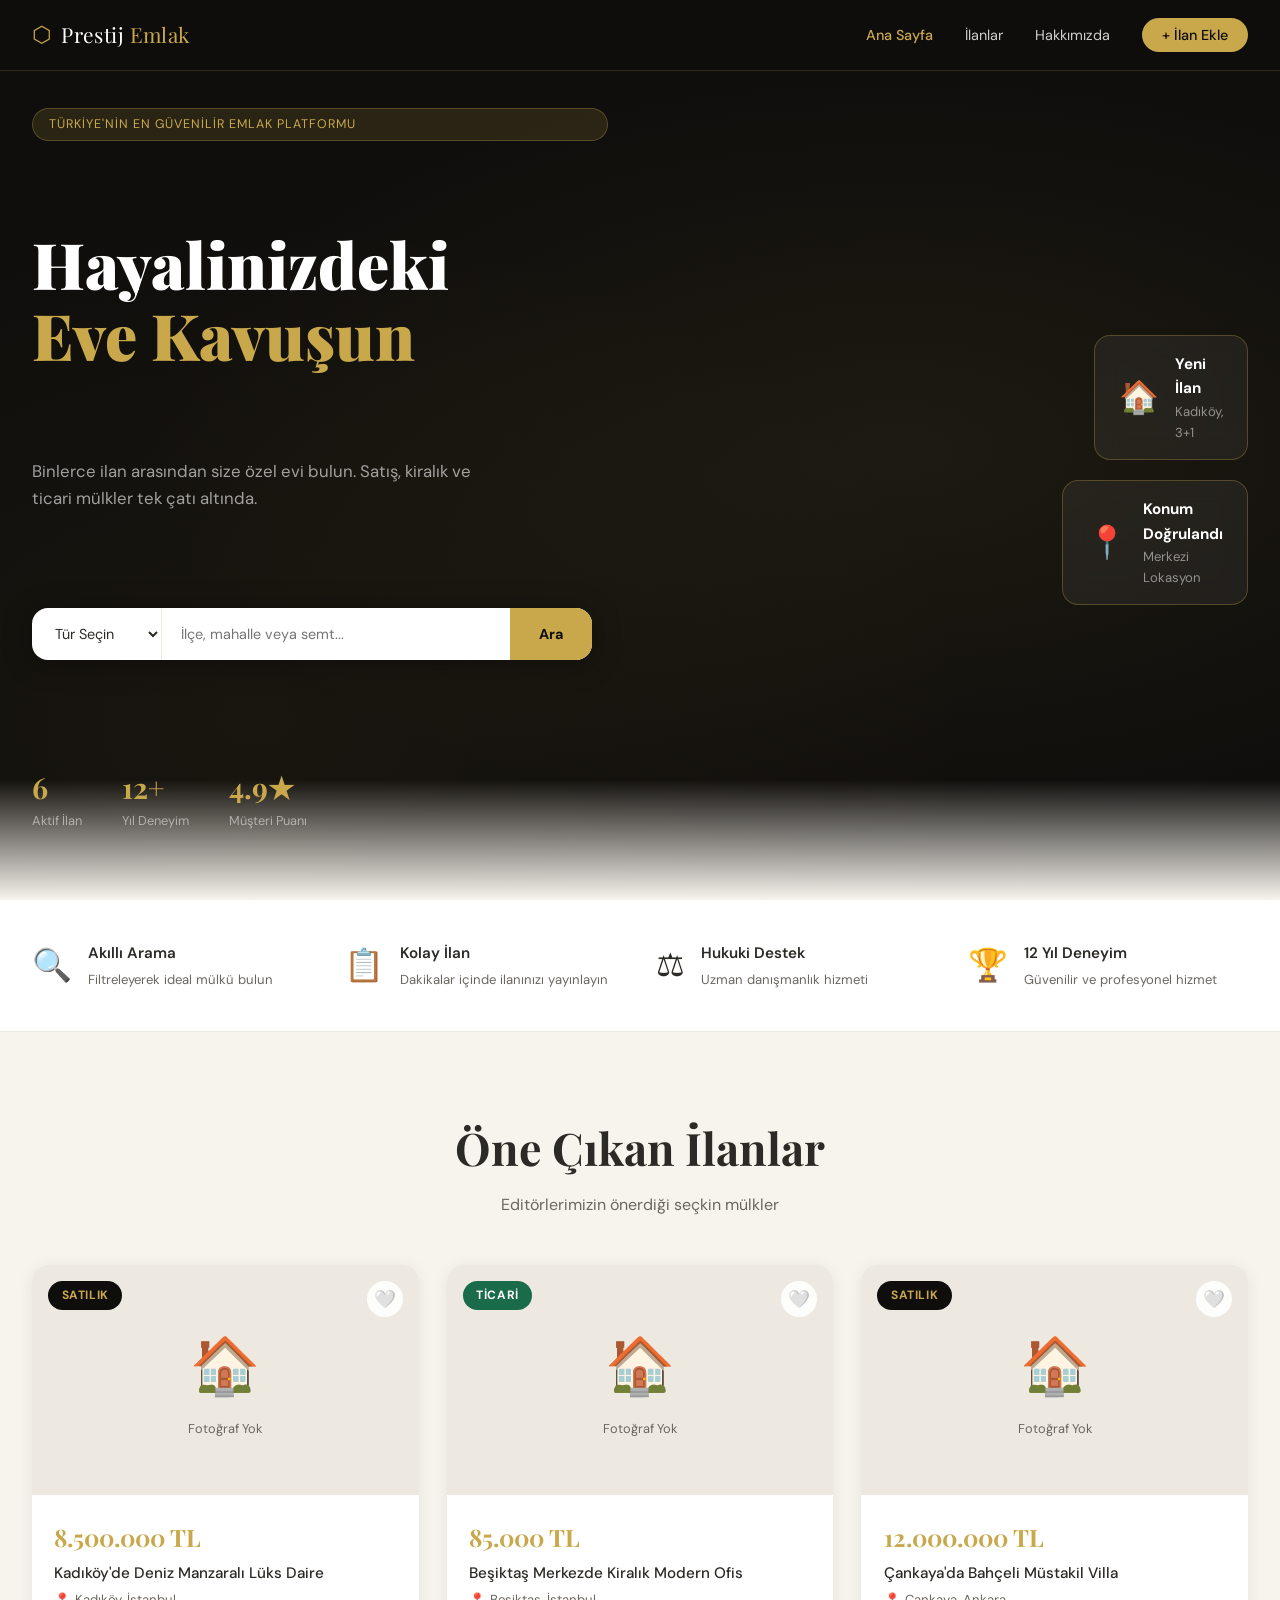
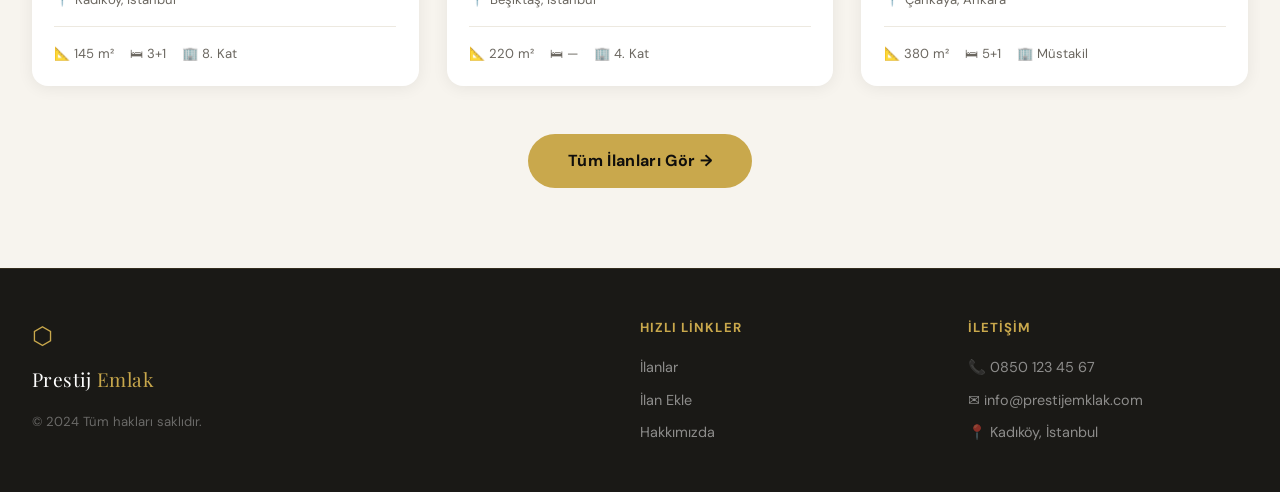
<file: index.html>
<!DOCTYPE html>
<html lang="tr">
<head>
  <meta charset="UTF-8" />
  <meta name="viewport" content="width=device-width, initial-scale=1.0" />
  <title>Prestij Emlak – Hayalinizdeki Eve Kavuşun</title>
  <link rel="preconnect" href="https://fonts.googleapis.com" />
  <link href="https://fonts.googleapis.com/css2?family=Playfair+Display:wght@400;700;900&family=DM+Sans:wght@300;400;500&display=swap" rel="stylesheet" />
  <link rel="stylesheet" href="style.css" />
</head>
<body>

<!-- NAVİGASYON -->
<nav class="navbar" id="navbar">
  <div class="nav-inner">
    <a href="index.html" class="logo">
      <span class="logo-icon">⬡</span>
      <span class="logo-text">Prestij <em>Emlak</em></span>
    </a>
    <ul class="nav-links">
      <li><a href="index.html" class="aktif-link">Ana Sayfa</a></li>
      <li><a href="ilanlar.html">İlanlar</a></li>
      <li><a href="hakkimizda.html">Hakkımızda</a></li>
      <li><a href="ilan-ekle.html" class="btn-nav">+ İlan Ekle</a></li>
    </ul>
    <button class="hamburger" id="hamburger" aria-label="Menü">
      <span></span><span></span><span></span>
    </button>
  </div>
</nav>

<!-- HERO -->
<header class="hero">
  <div class="hero-bg"></div>
  <div class="hero-content">
    <p class="hero-tag">Türkiye'nin En Güvenilir Emlak Platformu</p>
    <h1>Hayalinizdeki<br /><span>Eve Kavuşun</span></h1>
    <p class="hero-sub">Binlerce ilan arasından size özel evi bulun. Satış, kiralık ve ticari mülkler tek çatı altında.</p>
    <div class="hero-search">
      <select id="hero-tip">
        <option value="">Tür Seçin</option>
        <option>Satılık</option>
        <option>Kiralık</option>
        <option>Ticari</option>
      </select>
      <input type="text" id="hero-arama" placeholder="İlçe, mahalle veya semt..." />
      <button onclick="heroAra()">Ara</button>
    </div>
    <div class="hero-stats">
      <div><strong id="cnt-toplam">0</strong><span>Aktif İlan</span></div>
      <div><strong>12+</strong><span>Yıl Deneyim</span></div>
      <div><strong>4.9★</strong><span>Müşteri Puanı</span></div>
    </div>
  </div>
  <div class="hero-visual">
    <div class="floating-card fc1">
      <span class="fc-icon">🏠</span>
      <div><strong>Yeni İlan</strong><p>Kadıköy, 3+1</p></div>
    </div>
    <div class="floating-card fc2">
      <span class="fc-icon">📍</span>
      <div><strong>Konum Doğrulandı</strong><p>Merkezi Lokasyon</p></div>
    </div>
  </div>
</header>

<!-- ÖZELLIKLER BANDI -->
<section class="ozellik-bandi">
  <div class="container">
    <div class="ozellik-grid">
      <div class="ozellik-item">
        <span class="ozellik-ikon">🔍</span>
        <div>
          <strong>Akıllı Arama</strong>
          <p>Filtreleyerek ideal mülkü bulun</p>
        </div>
      </div>
      <div class="ozellik-item">
        <span class="ozellik-ikon">📋</span>
        <div>
          <strong>Kolay İlan</strong>
          <p>Dakikalar içinde ilanınızı yayınlayın</p>
        </div>
      </div>
      <div class="ozellik-item">
        <span class="ozellik-ikon">⚖️</span>
        <div>
          <strong>Hukuki Destek</strong>
          <p>Uzman danışmanlık hizmeti</p>
        </div>
      </div>
      <div class="ozellik-item">
        <span class="ozellik-ikon">🏆</span>
        <div>
          <strong>12 Yıl Deneyim</strong>
          <p>Güvenilir ve profesyonel hizmet</p>
        </div>
      </div>
    </div>
  </div>
</section>

<!-- ÖNE ÇIKAN İLANLAR -->
<section class="one-cikan-section">
  <div class="container">
    <div class="section-header">
      <h2>Öne Çıkan İlanlar</h2>
      <p>Editörlerimizin önerdiği seçkin mülkler</p>
    </div>
    <div class="ilan-grid" id="ilan-grid"><!-- JS ile doldurulur --></div>
    <div class="tum-ilanlar-btn">
      <a href="ilanlar.html" class="btn-gold">Tüm İlanları Gör →</a>
    </div>
  </div>
</section>

<!-- FOOTER -->
<footer class="footer">
  <div class="container footer-inner">
    <div class="footer-logo">
      <span class="logo-icon">⬡</span>
      <span class="logo-text">Prestij <em>Emlak</em></span>
      <p>© 2024 Tüm hakları saklıdır.</p>
    </div>
    <div class="footer-links">
      <h4>Hızlı Linkler</h4>
      <a href="ilanlar.html">İlanlar</a>
      <a href="ilan-ekle.html">İlan Ekle</a>
      <a href="hakkimizda.html">Hakkımızda</a>
    </div>
    <div class="footer-iletisim">
      <h4>İletişim</h4>
      <p>📞 0850 123 45 67</p>
      <p>✉️ info@prestijemklak.com</p>
      <p>📍 Kadıköy, İstanbul</p>
    </div>
  </div>
</footer>

<!-- İLAN DETAY MODAL -->
<div class="modal-overlay" id="modal-overlay">
  <div class="modal" id="modal">
    <button class="modal-kapat" onclick="modalKapat()">✕</button>
    <div id="modal-ici"></div>
  </div>
</div>

<script src="app.js"></script>
<script>
  // Ana sayfada sadece 3 öne çıkan ilan göster
  document.addEventListener('DOMContentLoaded', () => {
    const oneCikanlar = ilanlar.slice(0, 3);
    kartlariRender(oneCikanlar, 'ilan-grid');
    sayacAnimasyonu();
    navbarScroll();
  });
</script>
</body>
</html>
</file>
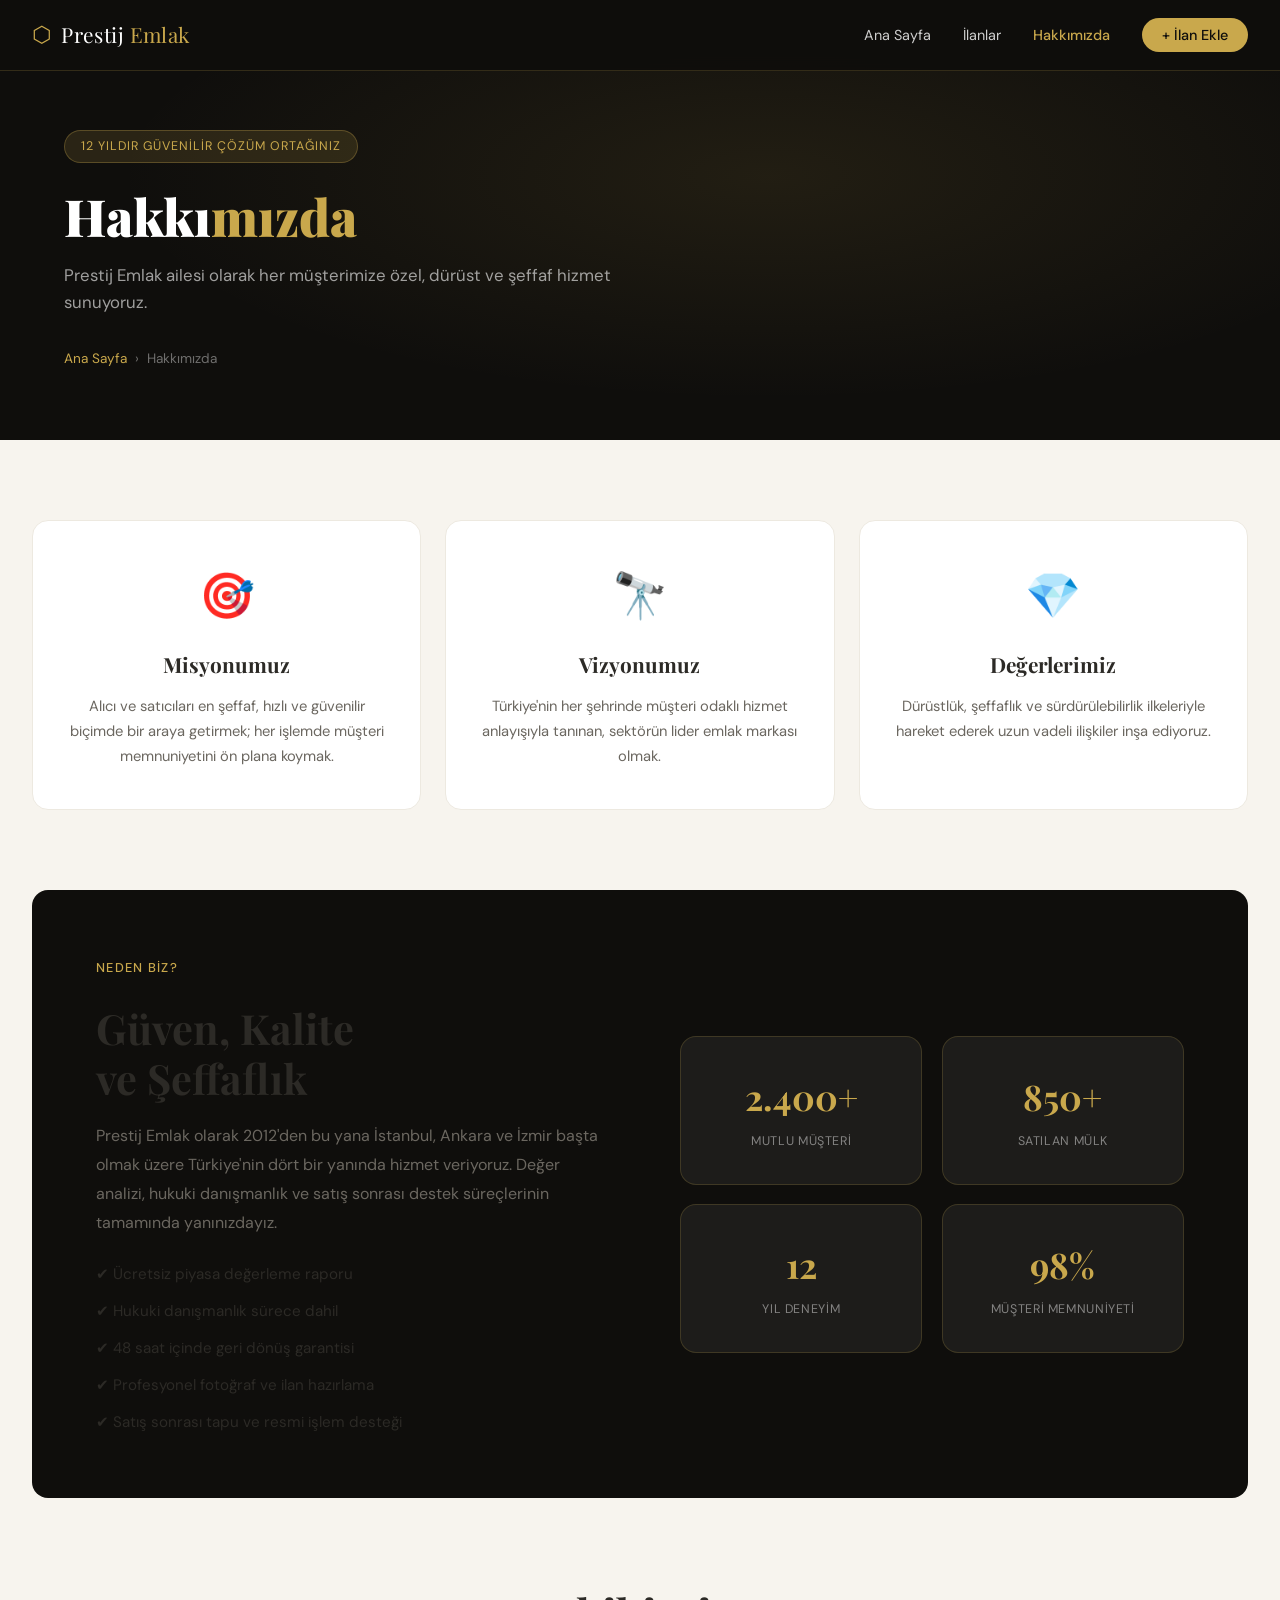
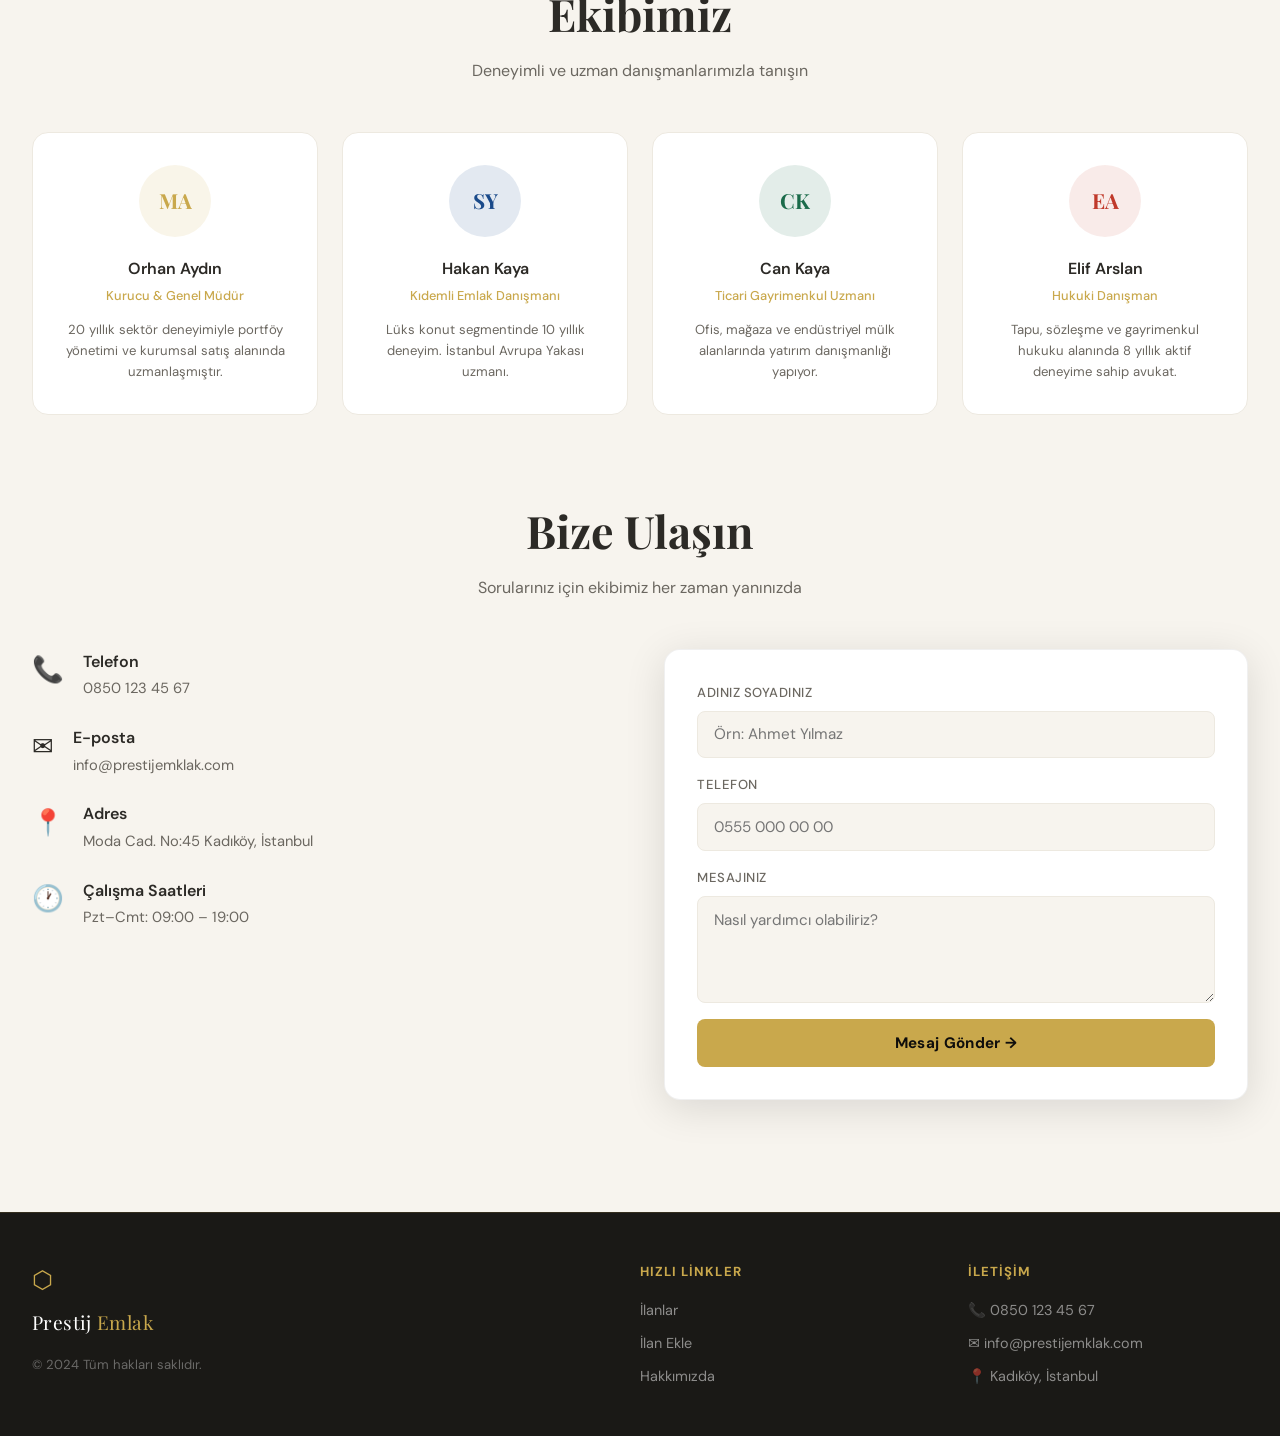
<file: hakkimizda.html>
<!DOCTYPE html>
<html lang="tr">
<head>
  <meta charset="UTF-8" />
  <meta name="viewport" content="width=device-width, initial-scale=1.0" />
  <title>Hakkımızda – Prestij Emlak</title>
  <link rel="preconnect" href="https://fonts.googleapis.com" />
  <link href="https://fonts.googleapis.com/css2?family=Playfair+Display:wght@400;700;900&family=DM+Sans:wght@300;400;500&display=swap" rel="stylesheet" />
  <link rel="stylesheet" href="style.css" />
</head>
<body>

<!-- NAVİGASYON -->
<nav class="navbar" id="navbar">
  <div class="nav-inner">
    <a href="index.html" class="logo">
      <span class="logo-icon">⬡</span>
      <span class="logo-text">Prestij <em>Emlak</em></span>
    </a>
    <ul class="nav-links">
      <li><a href="index.html">Ana Sayfa</a></li>
      <li><a href="ilanlar.html">İlanlar</a></li>
      <li><a href="hakkimizda.html" class="aktif-link">Hakkımızda</a></li>
      <li><a href="ilan-ekle.html" class="btn-nav">+ İlan Ekle</a></li>
    </ul>
    <button class="hamburger" id="hamburger" aria-label="Menü">
      <span></span><span></span><span></span>
    </button>
  </div>
</nav>

<!-- SAYFA BAŞLIĞI -->
<div class="sayfa-hero">
  <div class="sayfa-hero-bg"></div>
  <div class="container sayfa-hero-ici">
    <p class="hero-tag">12 Yıldır Güvenilir Çözüm Ortağınız</p>
    <h1>Hakkı<span>mızda</span></h1>
    <p class="hero-sub">Prestij Emlak ailesi olarak her müşterimize özel, dürüst ve şeffaf hizmet sunuyoruz.</p>
    <div class="ekmek-kirintisi">
      <a href="index.html">Ana Sayfa</a>
      <span>›</span>
      <span>Hakkımızda</span>
    </div>
  </div>
</div>

<!-- HAKKIMIZDA İÇERİK -->
<section class="hakkimizda-section">
  <div class="container">

    <!-- Misyon / Vizyon -->
    <div class="mv-grid">
      <div class="mv-kart">
        <div class="mv-ikon">🎯</div>
        <h3>Misyonumuz</h3>
        <p>Alıcı ve satıcıları en şeffaf, hızlı ve güvenilir biçimde bir araya getirmek; her işlemde müşteri memnuniyetini ön plana koymak.</p>
      </div>
      <div class="mv-kart">
        <div class="mv-ikon">🔭</div>
        <h3>Vizyonumuz</h3>
        <p>Türkiye'nin her şehrinde müşteri odaklı hizmet anlayışıyla tanınan, sektörün lider emlak markası olmak.</p>
      </div>
      <div class="mv-kart">
        <div class="mv-ikon">💎</div>
        <h3>Değerlerimiz</h3>
        <p>Dürüstlük, şeffaflık ve sürdürülebilirlik ilkeleriyle hareket ederek uzun vadeli ilişkiler inşa ediyoruz.</p>
      </div>
    </div>

    <!-- İstatistikler -->
    <div class="istatistik-grid-hakkimizda">
      <div class="istatistik-metin">
        <p class="section-tag" style="color:var(--gold)">Neden Biz?</p>
        <h2 style="font-family:var(--ff-display);font-size:2.6rem;font-weight:700;color:var(--text);margin-bottom:1.2rem;line-height:1.2">Güven, Kalite<br />ve Şeffaflık</h2>
        <p style="color:var(--text2);line-height:1.8;margin-bottom:1.5rem">Prestij Emlak olarak 2012'den bu yana İstanbul, Ankara ve İzmir başta olmak üzere Türkiye'nin dört bir yanında hizmet veriyoruz. Değer analizi, hukuki danışmanlık ve satış sonrası destek süreçlerinin tamamında yanınızdayız.</p>
        <ul class="ozellikler" style="list-style:none;display:flex;flex-direction:column;gap:0.8rem">
          <li style="color:var(--text);font-size:0.95rem">✔ Ücretsiz piyasa değerleme raporu</li>
          <li style="color:var(--text);font-size:0.95rem">✔ Hukuki danışmanlık sürece dahil</li>
          <li style="color:var(--text);font-size:0.95rem">✔ 48 saat içinde geri dönüş garantisi</li>
          <li style="color:var(--text);font-size:0.95rem">✔ Profesyonel fotoğraf ve ilan hazırlama</li>
          <li style="color:var(--text);font-size:0.95rem">✔ Satış sonrası tapu ve resmi işlem desteği</li>
        </ul>
      </div>
      <div class="istatistik-sayilar-light">
        <div class="stat-card-light">
          <span class="stat-num-light">2.400+</span>
          <span class="stat-lbl-light">Mutlu Müşteri</span>
        </div>
        <div class="stat-card-light">
          <span class="stat-num-light">850+</span>
          <span class="stat-lbl-light">Satılan Mülk</span>
        </div>
        <div class="stat-card-light">
          <span class="stat-num-light">12</span>
          <span class="stat-lbl-light">Yıl Deneyim</span>
        </div>
        <div class="stat-card-light">
          <span class="stat-num-light">98%</span>
          <span class="stat-lbl-light">Müşteri Memnuniyeti</span>
        </div>
      </div>
    </div>

    <!-- Ekibimiz -->
    <div class="ekip-section">
      <div class="section-header">
        <h2>Ekibimiz</h2>
        <p>Deneyimli ve uzman danışmanlarımızla tanışın</p>
      </div>
      <div class="ekip-grid">
        <div class="ekip-kart">
          <div class="ekip-avatar">MA</div>
          <h4>Orhan Aydın</h4>
          <p class="ekip-unvan">Kurucu & Genel Müdür</p>
          <p class="ekip-aciklama">20 yıllık sektör deneyimiyle portföy yönetimi ve kurumsal satış alanında uzmanlaşmıştır.</p>
        </div>
        <div class="ekip-kart">
          <div class="ekip-avatar" style="background:rgba(26,74,138,0.12);color:#1A4A8A">SY</div>
          <h4>Hakan Kaya</h4>
          <p class="ekip-unvan">Kıdemli Emlak Danışmanı</p>
          <p class="ekip-aciklama">Lüks konut segmentinde 10 yıllık deneyim. İstanbul Avrupa Yakası uzmanı.</p>
        </div>
        <div class="ekip-kart">
          <div class="ekip-avatar" style="background:rgba(26,107,74,0.12);color:#1A6B4A">CK</div>
          <h4>Can Kaya</h4>
          <p class="ekip-unvan">Ticari Gayrimenkul Uzmanı</p>
          <p class="ekip-aciklama">Ofis, mağaza ve endüstriyel mülk alanlarında yatırım danışmanlığı yapıyor.</p>
        </div>
        <div class="ekip-kart">
          <div class="ekip-avatar" style="background:rgba(192,57,43,0.1);color:#C0392B">EA</div>
          <h4>Elif Arslan</h4>
          <p class="ekip-unvan">Hukuki Danışman</p>
          <p class="ekip-aciklama">Tapu, sözleşme ve gayrimenkul hukuku alanında 8 yıllık aktif deneyime sahip avukat.</p>
        </div>
      </div>
    </div>

    <!-- İletişim Formu -->
    <div class="iletisim-section">
      <div class="section-header">
        <h2>Bize Ulaşın</h2>
        <p>Sorularınız için ekibimiz her zaman yanınızda</p>
      </div>
      <div class="iletisim-grid">
        <div class="iletisim-bilgiler">
          <div class="iletisim-item">
            <span class="iletisim-ikon">📞</span>
            <div>
              <strong>Telefon</strong>
              <p>0850 123 45 67</p>
            </div>
          </div>
          <div class="iletisim-item">
            <span class="iletisim-ikon">✉️</span>
            <div>
              <strong>E-posta</strong>
              <p>info@prestijemklak.com</p>
            </div>
          </div>
          <div class="iletisim-item">
            <span class="iletisim-ikon">📍</span>
            <div>
              <strong>Adres</strong>
              <p>Moda Cad. No:45 Kadıköy, İstanbul</p>
            </div>
          </div>
          <div class="iletisim-item">
            <span class="iletisim-ikon">🕐</span>
            <div>
              <strong>Çalışma Saatleri</strong>
              <p>Pzt–Cmt: 09:00 – 19:00</p>
            </div>
          </div>
        </div>
        <div class="form-card" style="padding:2rem">
          <div class="form-group" style="margin-bottom:1rem">
            <label>Adınız Soyadınız</label>
            <input type="text" id="k-ad" placeholder="Örn: Ahmet Yılmaz" />
          </div>
          <div class="form-group" style="margin-bottom:1rem">
            <label>Telefon</label>
            <input type="tel" id="k-tel" placeholder="0555 000 00 00" />
          </div>
          <div class="form-group" style="margin-bottom:1rem">
            <label>Mesajınız</label>
            <textarea id="k-mesaj" rows="4" placeholder="Nasıl yardımcı olabiliriz?"></textarea>
          </div>
          <button class="btn-ekle" style="width:100%" onclick="mesajGonder()">Mesaj Gönder →</button>
          <div id="mesaj-basari" style="display:none;margin-top:1rem;background:#e8f5e9;border:1px solid #a5d6a7;border-radius:8px;padding:0.8rem 1rem;color:#2e7d32;font-weight:500;text-align:center">
            ✅ Mesajınız alındı! En kısa sürede dönüş yapacağız.
          </div>
        </div>
      </div>
    </div>

  </div>
</section>

<!-- FOOTER -->
<footer class="footer">
  <div class="container footer-inner">
    <div class="footer-logo">
      <span class="logo-icon">⬡</span>
      <span class="logo-text">Prestij <em>Emlak</em></span>
      <p>© 2024 Tüm hakları saklıdır.</p>
    </div>
    <div class="footer-links">
      <h4>Hızlı Linkler</h4>
      <a href="ilanlar.html">İlanlar</a>
      <a href="ilan-ekle.html">İlan Ekle</a>
      <a href="hakkimizda.html">Hakkımızda</a>
    </div>
    <div class="footer-iletisim">
      <h4>İletişim</h4>
      <p>📞 0850 123 45 67</p>
      <p>✉️ info@prestijemklak.com</p>
      <p>📍 Kadıköy, İstanbul</p>
    </div>
  </div>
</footer>

<script src="app.js"></script>
<script>
  document.addEventListener('DOMContentLoaded', () => {
    navbarScroll();
  });
  function mesajGonder() {
    const ad = document.getElementById('k-ad').value.trim();
    const tel = document.getElementById('k-tel').value.trim();
    const mesaj = document.getElementById('k-mesaj').value.trim();
    if (!ad || !mesaj) { alert('Lütfen adınızı ve mesajınızı girin.'); return; }
    document.getElementById('mesaj-basari').style.display = 'block';
    document.getElementById('k-ad').value = '';
    document.getElementById('k-tel').value = '';
    document.getElementById('k-mesaj').value = '';
    setTimeout(() => document.getElementById('mesaj-basari').style.display = 'none', 5000);
  }
</script>
</body>
</html>
</file>
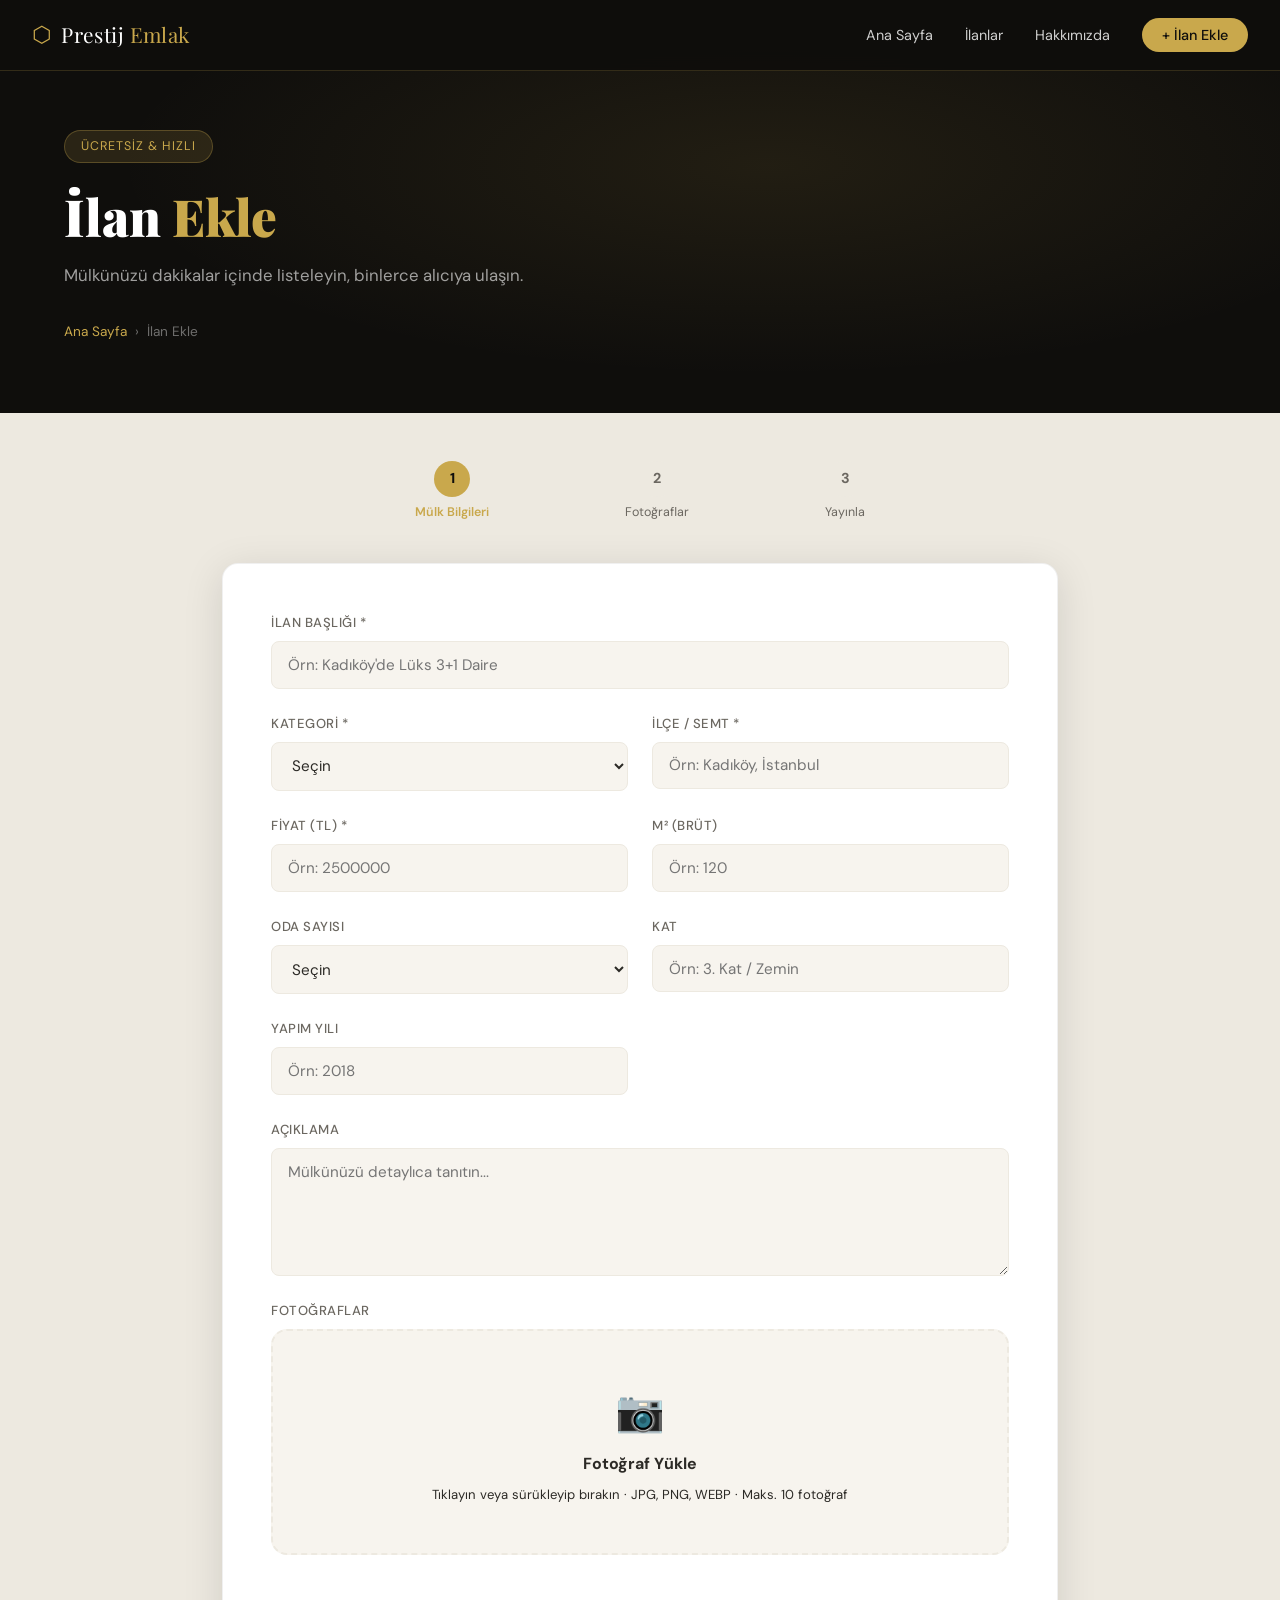
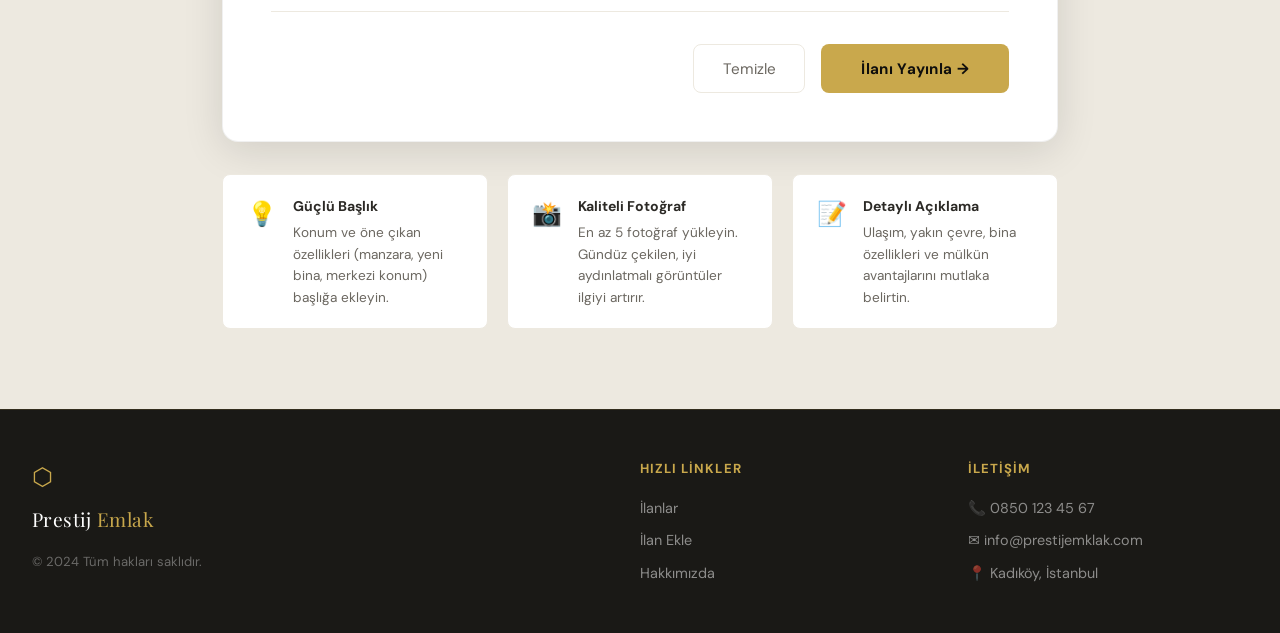
<file: ilan-ekle.html>
<!DOCTYPE html>
<html lang="tr">
<head>
  <meta charset="UTF-8" />
  <meta name="viewport" content="width=device-width, initial-scale=1.0" />
  <title>İlan Ekle – Prestij Emlak</title>
  <link rel="preconnect" href="https://fonts.googleapis.com" />
  <link href="https://fonts.googleapis.com/css2?family=Playfair+Display:wght@400;700;900&family=DM+Sans:wght@300;400;500&display=swap" rel="stylesheet" />
  <link rel="stylesheet" href="style.css" />
</head>
<body>

<!-- NAVİGASYON -->
<nav class="navbar" id="navbar">
  <div class="nav-inner">
    <a href="index.html" class="logo">
      <span class="logo-icon">⬡</span>
      <span class="logo-text">Prestij <em>Emlak</em></span>
    </a>
    <ul class="nav-links">
      <li><a href="index.html">Ana Sayfa</a></li>
      <li><a href="ilanlar.html">İlanlar</a></li>
      <li><a href="hakkimizda.html">Hakkımızda</a></li>
      <li><a href="ilan-ekle.html" class="btn-nav aktif-btn">+ İlan Ekle</a></li>
    </ul>
    <button class="hamburger" id="hamburger" aria-label="Menü">
      <span></span><span></span><span></span>
    </button>
  </div>
</nav>

<!-- SAYFA BAŞLIĞI -->
<div class="sayfa-hero">
  <div class="sayfa-hero-bg"></div>
  <div class="container sayfa-hero-ici">
    <p class="hero-tag">Ücretsiz & Hızlı</p>
    <h1>İlan <span>Ekle</span></h1>
    <p class="hero-sub">Mülkünüzü dakikalar içinde listeleyin, binlerce alıcıya ulaşın.</p>
    <div class="ekmek-kirintisi">
      <a href="index.html">Ana Sayfa</a>
      <span>›</span>
      <span>İlan Ekle</span>
    </div>
  </div>
</div>

<!-- FORM -->
<section class="form-section" style="padding-top:3rem;">
  <div class="container" style="max-width:900px">

    <!-- Adım göstergesi -->
    <div class="adimlar">
      <div class="adim aktif-adim"><span>1</span><p>Mülk Bilgileri</p></div>
      <div class="adim-cizgi"></div>
      <div class="adim"><span>2</span><p>Fotoğraflar</p></div>
      <div class="adim-cizgi"></div>
      <div class="adim"><span>3</span><p>Yayınla</p></div>
    </div>

    <div class="form-card">
      <div class="form-grid">

        <div class="form-group full">
          <label>İlan Başlığı *</label>
          <input type="text" id="f-baslik" placeholder="Örn: Kadıköy'de Lüks 3+1 Daire" />
        </div>

        <div class="form-group">
          <label>Kategori *</label>
          <select id="f-tip">
            <option value="">Seçin</option>
            <option>Satılık</option>
            <option>Kiralık</option>
            <option>Ticari</option>
          </select>
        </div>

        <div class="form-group">
          <label>İlçe / Semt *</label>
          <input type="text" id="f-konum" placeholder="Örn: Kadıköy, İstanbul" />
        </div>

        <div class="form-group">
          <label>Fiyat (TL) *</label>
          <input type="number" id="f-fiyat2" placeholder="Örn: 2500000" min="0" />
        </div>

        <div class="form-group">
          <label>m² (Brüt)</label>
          <input type="number" id="f-m2" placeholder="Örn: 120" min="0" />
        </div>

        <div class="form-group">
          <label>Oda Sayısı</label>
          <select id="f-oda2">
            <option value="">Seçin</option>
            <option>1+0</option><option>1+1</option><option>2+1</option>
            <option>3+1</option><option>4+1</option><option>5+1</option>
          </select>
        </div>

        <div class="form-group">
          <label>Kat</label>
          <input type="text" id="f-kat" placeholder="Örn: 3. Kat / Zemin" />
        </div>

        <div class="form-group">
          <label>Yapım Yılı</label>
          <input type="number" id="f-yil" placeholder="Örn: 2018" min="1900" max="2026" />
        </div>

        <div class="form-group full">
          <label>Açıklama</label>
          <textarea id="f-aciklama" rows="5" placeholder="Mülkünüzü detaylıca tanıtın..."></textarea>
        </div>

        <!-- FOTOĞRAF YÜKLEME -->
        <div class="form-group full">
          <label>Fotoğraflar</label>
          <div class="foto-yukle-alan" id="foto-yukle-alan"
            onclick="document.getElementById('foto-input').click()"
            ondragover="dragOver(event)" ondrop="dropFoto(event)">
            <input type="file" id="foto-input" accept="image/*" multiple style="display:none" onchange="fotolariIsle(event)" />
            <div class="foto-yukle-ici">
              <span class="foto-icon">📷</span>
              <p><strong>Fotoğraf Yükle</strong></p>
              <p class="foto-alt">Tıklayın veya sürükleyip bırakın · JPG, PNG, WEBP · Maks. 10 fotoğraf</p>
            </div>
          </div>
          <div class="foto-onizleme" id="foto-onizleme"></div>
        </div>

      </div>

      <div class="form-footer">
        <button class="btn-iptal" onclick="formuSifirla()">Temizle</button>
        <button class="btn-ekle" onclick="ilanEkleVeYonlendir()">İlanı Yayınla →</button>
      </div>

      <div class="form-basari" id="form-basari" style="display:none">
        ✅ İlanınız başarıyla yayınlandı! İlanlar sayfasına yönlendiriliyorsunuz...
      </div>
    </div>

    <!-- İpuçları -->
    <div class="ipucu-grid">
      <div class="ipucu-kart">
        <span>💡</span>
        <div>
          <strong>Güçlü Başlık</strong>
          <p>Konum ve öne çıkan özellikleri (manzara, yeni bina, merkezi konum) başlığa ekleyin.</p>
        </div>
      </div>
      <div class="ipucu-kart">
        <span>📸</span>
        <div>
          <strong>Kaliteli Fotoğraf</strong>
          <p>En az 5 fotoğraf yükleyin. Gündüz çekilen, iyi aydınlatmalı görüntüler ilgiyi artırır.</p>
        </div>
      </div>
      <div class="ipucu-kart">
        <span>📝</span>
        <div>
          <strong>Detaylı Açıklama</strong>
          <p>Ulaşım, yakın çevre, bina özellikleri ve mülkün avantajlarını mutlaka belirtin.</p>
        </div>
      </div>
    </div>

  </div>
</section>

<!-- FOOTER -->
<footer class="footer">
  <div class="container footer-inner">
    <div class="footer-logo">
      <span class="logo-icon">⬡</span>
      <span class="logo-text">Prestij <em>Emlak</em></span>
      <p>© 2024 Tüm hakları saklıdır.</p>
    </div>
    <div class="footer-links">
      <h4>Hızlı Linkler</h4>
      <a href="ilanlar.html">İlanlar</a>
      <a href="ilan-ekle.html">İlan Ekle</a>
      <a href="hakkimizda.html">Hakkımızda</a>
    </div>
    <div class="footer-iletisim">
      <h4>İletişim</h4>
      <p>📞 0850 123 45 67</p>
      <p>✉️ info@prestijemklak.com</p>
      <p>📍 Kadıköy, İstanbul</p>
    </div>
  </div>
</footer>

<script src="app.js"></script>
<script>
  document.addEventListener('DOMContentLoaded', () => { navbarScroll(); });

  function ilanEkleVeYonlendir() {
    ilanEkle();
    const basari = document.getElementById('form-basari');
    if (basari.style.display !== 'none') {
      setTimeout(() => { window.location.href = 'ilanlar.html'; }, 2000);
    }
  }
</script>
</body>
</html>
</file>
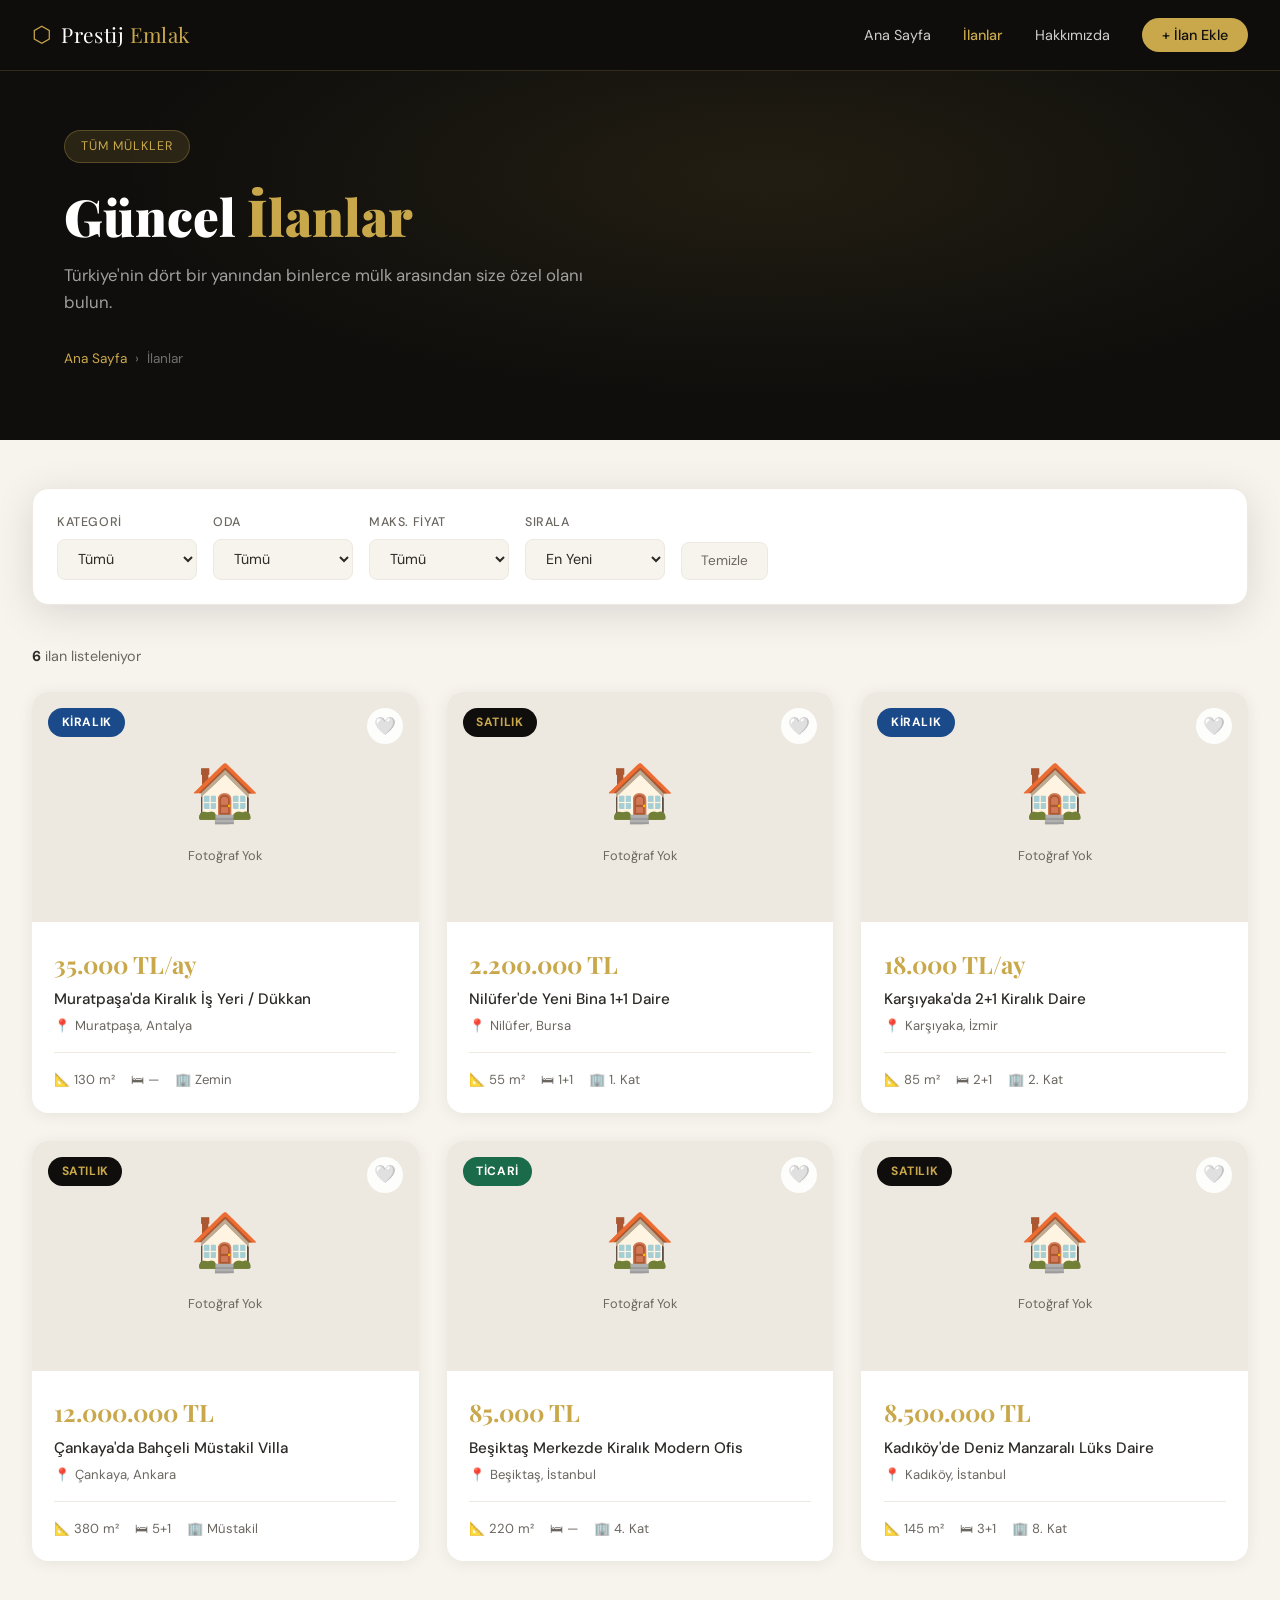
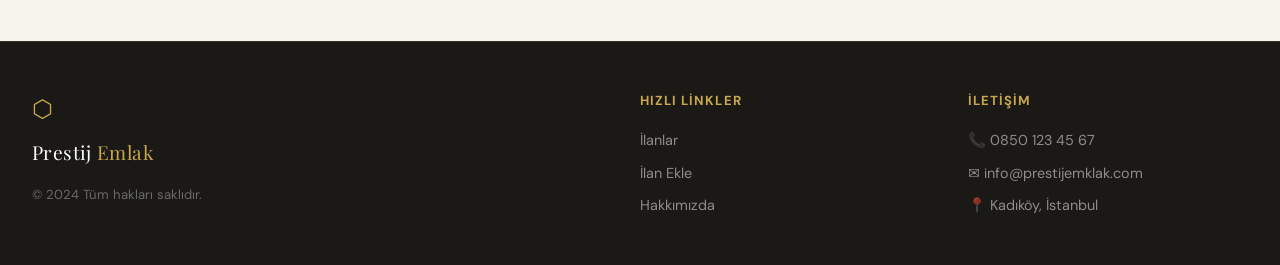
<file: ilanlar.html>
<!DOCTYPE html>
<html lang="tr">
<head>
  <meta charset="UTF-8" />
  <meta name="viewport" content="width=device-width, initial-scale=1.0" />
  <title>İlanlar – Prestij Emlak</title>
  <link rel="preconnect" href="https://fonts.googleapis.com" />
  <link href="https://fonts.googleapis.com/css2?family=Playfair+Display:wght@400;700;900&family=DM+Sans:wght@300;400;500&display=swap" rel="stylesheet" />
  <link rel="stylesheet" href="style.css" />
</head>
<body>

<!-- NAVİGASYON -->
<nav class="navbar" id="navbar">
  <div class="nav-inner">
    <a href="index.html" class="logo">
      <span class="logo-icon">⬡</span>
      <span class="logo-text">Prestij <em>Emlak</em></span>
    </a>
    <ul class="nav-links">
      <li><a href="index.html">Ana Sayfa</a></li>
      <li><a href="ilanlar.html" class="aktif-link">İlanlar</a></li>
      <li><a href="hakkimizda.html">Hakkımızda</a></li>
      <li><a href="ilan-ekle.html" class="btn-nav">+ İlan Ekle</a></li>
    </ul>
    <button class="hamburger" id="hamburger" aria-label="Menü">
      <span></span><span></span><span></span>
    </button>
  </div>
</nav>

<!-- SAYFA BAŞLIĞI -->
<div class="sayfa-hero">
  <div class="sayfa-hero-bg"></div>
  <div class="container sayfa-hero-ici">
    <p class="hero-tag">Tüm Mülkler</p>
    <h1>Güncel <span>İlanlar</span></h1>
    <p class="hero-sub">Türkiye'nin dört bir yanından binlerce mülk arasından size özel olanı bulun.</p>
    <div class="ekmek-kirintisi">
      <a href="index.html">Ana Sayfa</a>
      <span>›</span>
      <span>İlanlar</span>
    </div>
  </div>
</div>

<!-- FİLTRE + İLANLAR -->
<section class="ilanlar-section" style="padding-top:3rem;">
  <div class="container">

    <!-- Filtre Çubuğu -->
    <div class="filtre-bar">
      <div class="filtre-group">
        <label>Kategori</label>
        <select id="f-kategori" onchange="filtrele()">
          <option value="">Tümü</option>
          <option>Satılık</option>
          <option>Kiralık</option>
          <option>Ticari</option>
        </select>
      </div>
      <div class="filtre-group">
        <label>Oda</label>
        <select id="f-oda" onchange="filtrele()">
          <option value="">Tümü</option>
          <option>1+0</option><option>1+1</option><option>2+1</option>
          <option>3+1</option><option>4+1</option><option>5+1</option>
        </select>
      </div>
      <div class="filtre-group">
        <label>Maks. Fiyat</label>
        <select id="f-fiyat" onchange="filtrele()">
          <option value="">Tümü</option>
          <option value="500000">500K TL</option>
          <option value="1000000">1M TL</option>
          <option value="3000000">3M TL</option>
          <option value="5000000">5M TL</option>
          <option value="10000000">10M TL</option>
        </select>
      </div>
      <div class="filtre-group">
        <label>Sırala</label>
        <select id="f-sirala" onchange="filtrele()">
          <option value="yeni">En Yeni</option>
          <option value="fiyat-artan">Fiyat ↑</option>
          <option value="fiyat-azalan">Fiyat ↓</option>
          <option value="m2">m² ↑</option>
        </select>
      </div>
      <button class="btn-temizle" onclick="filtreTemizle()">Temizle</button>
    </div>

    <div class="ilan-sonuc-bilgi" id="ilan-sonuc-bilgi"></div>

    <!-- İlan Grid -->
    <div class="ilan-grid" id="ilan-grid"></div>
    <p class="bos-mesaj" id="bos-mesaj" style="display:none">Arama kriterlerinize uygun ilan bulunamadı.</p>
  </div>
</section>

<!-- FOOTER -->
<footer class="footer">
  <div class="container footer-inner">
    <div class="footer-logo">
      <span class="logo-icon">⬡</span>
      <span class="logo-text">Prestij <em>Emlak</em></span>
      <p>© 2024 Tüm hakları saklıdır.</p>
    </div>
    <div class="footer-links">
      <h4>Hızlı Linkler</h4>
      <a href="ilanlar.html">İlanlar</a>
      <a href="ilan-ekle.html">İlan Ekle</a>
      <a href="hakkimizda.html">Hakkımızda</a>
    </div>
    <div class="footer-iletisim">
      <h4>İletişim</h4>
      <p>📞 0850 123 45 67</p>
      <p>✉️ info@prestijemklak.com</p>
      <p>📍 Kadıköy, İstanbul</p>
    </div>
  </div>
</footer>

<!-- MODAL -->
<div class="modal-overlay" id="modal-overlay">
  <div class="modal" id="modal">
    <button class="modal-kapat" onclick="modalKapat()">✕</button>
    <div id="modal-ici"></div>
  </div>
</div>

<script src="app.js"></script>
<script>
  document.addEventListener('DOMContentLoaded', () => {
    // URL'den filtre parametresi varsa uygula
    const params = new URLSearchParams(window.location.search);
    const tip = params.get('tip');
    const ara = params.get('ara');
    if (tip) document.getElementById('f-kategori').value = tip;
    filtrele(ara);
    navbarScroll();
  });
</script>
</body>
</html>
</file>
<file: style.css>
/* =====================
   PRESTIJ EMLAK – style.css
   ===================== */

*, *::before, *::after { box-sizing: border-box; margin: 0; padding: 0; }

:root {
  --gold: #C9A84C;
  --gold-light: #E8D08A;
  --dark: #0F0E0C;
  --dark2: #1A1916;
  --dark3: #252320;
  --cream: #F7F4EE;
  --cream2: #EDE9E0;
  --text: #2C2A26;
  --text2: #6B6760;
  --white: #FFFFFF;
  --red: #C0392B;
  --green: #1A6B4A;
  --blue: #1A4A8A;
  --shadow: 0 8px 40px rgba(0,0,0,0.12);
  --radius: 16px;
  --radius-sm: 8px;
  --ff-display: 'Playfair Display', Georgia, serif;
  --ff-body: 'DM Sans', system-ui, sans-serif;
  --transition: 0.25s ease;
}

html { scroll-behavior: smooth; }
body { font-family: var(--ff-body); color: var(--text); background: var(--cream); font-size: 16px; line-height: 1.6; }

/* ---- SCROLLBAR ---- */
::-webkit-scrollbar { width: 6px; }
::-webkit-scrollbar-track { background: var(--cream2); }
::-webkit-scrollbar-thumb { background: var(--gold); border-radius: 3px; }

/* ---- NAVBAR ---- */
.navbar {
  position: fixed; top: 0; left: 0; right: 0; z-index: 1000;
  background: rgba(15,14,12,0.96);
  backdrop-filter: blur(12px);
  border-bottom: 1px solid rgba(201,168,76,0.2);
  transition: var(--transition);
}
.nav-inner {
  max-width: 1280px; margin: 0 auto; padding: 0 2rem;
  display: flex; align-items: center; justify-content: space-between;
  height: 70px;
}
.logo { display: flex; align-items: center; gap: 10px; text-decoration: none; }
.logo-icon { font-size: 22px; color: var(--gold); }
.logo-text { font-family: var(--ff-display); font-size: 1.3rem; color: var(--white); letter-spacing: 0.02em; }
.logo-text em { color: var(--gold); font-style: normal; }
.nav-links { list-style: none; display: flex; align-items: center; gap: 2rem; }
.nav-links a { text-decoration: none; color: rgba(255,255,255,0.8); font-size: 0.9rem; transition: color var(--transition); }
.nav-links a:hover { color: var(--gold); }
.btn-nav {
  background: var(--gold); color: var(--dark) !important;
  padding: 0.5rem 1.25rem; border-radius: 50px;
  font-weight: 500; transition: all var(--transition) !important;
}
.btn-nav:hover { background: var(--gold-light) !important; transform: translateY(-1px); }
.hamburger { display: none; flex-direction: column; gap: 5px; cursor: pointer; background: none; border: none; padding: 4px; }
.hamburger span { display: block; width: 24px; height: 2px; background: var(--white); border-radius: 2px; transition: var(--transition); }

/* ---- HERO ---- */
.hero {
  min-height: 100vh; display: flex; align-items: center;
  background: var(--dark);
  position: relative; overflow: hidden; padding: 100px 2rem 60px;
}
.hero-bg {
  position: absolute; inset: 0;
  background: radial-gradient(ellipse at 70% 50%, rgba(201,168,76,0.08) 0%, transparent 60%),
              radial-gradient(ellipse at 20% 80%, rgba(201,168,76,0.05) 0%, transparent 50%);
  pointer-events: none;
}
.hero::before {
  content: '';
  position: absolute; bottom: 0; left: 0; right: 0; height: 120px;
  background: linear-gradient(to top, var(--cream), transparent);
  z-index: 1;
}
.hero-content {
  max-width: 1280px; margin: 0 auto; width: 100%;
  position: relative; z-index: 2;
  display: grid; grid-template-columns: 1fr 1fr; gap: 4rem; align-items: center;
}
.hero-content > * { grid-column: 1; }
.hero-visual { grid-column: 2; grid-row: 1 / 6; position: relative; }
.hero-tag {
  display: inline-block; background: rgba(201,168,76,0.15); border: 1px solid rgba(201,168,76,0.3);
  color: var(--gold); font-size: 0.78rem; letter-spacing: 0.08em; text-transform: uppercase;
  padding: 0.35rem 1rem; border-radius: 50px; margin-bottom: 1.5rem;
}
.hero h1 {
  font-family: var(--ff-display); font-size: clamp(2.8rem, 5vw, 4.5rem);
  color: var(--white); line-height: 1.1; margin-bottom: 1.5rem; font-weight: 900;
}
.hero h1 span { color: var(--gold); }
.hero-sub { color: rgba(255,255,255,0.6); font-size: 1.05rem; margin-bottom: 2rem; max-width: 480px; }

.hero-search {
  display: flex; gap: 0; background: var(--white); border-radius: var(--radius);
  overflow: hidden; max-width: 560px;
  box-shadow: 0 4px 30px rgba(0,0,0,0.3);
}
.hero-search select, .hero-search input {
  border: none; outline: none; font-family: var(--ff-body);
  font-size: 0.9rem; padding: 1rem 1.2rem; color: var(--text);
  background: transparent;
}
.hero-search select { border-right: 1px solid var(--cream2); cursor: pointer; min-width: 130px; }
.hero-search input { flex: 1; }
.hero-search button {
  background: var(--gold); border: none; color: var(--dark);
  font-weight: 700; padding: 1rem 1.8rem; cursor: pointer;
  font-family: var(--ff-body); font-size: 0.9rem; transition: background var(--transition);
}
.hero-search button:hover { background: var(--gold-light); }

.hero-stats {
  display: flex; gap: 2.5rem; margin-top: 2.5rem;
}
.hero-stats div { display: flex; flex-direction: column; }
.hero-stats strong { font-size: 1.8rem; font-family: var(--ff-display); color: var(--gold); font-weight: 700; }
.hero-stats span { font-size: 0.8rem; color: rgba(255,255,255,0.5); margin-top: 0.1rem; }

/* Floating cards */
.hero-visual { position: relative; height: 450px; }
.floating-card {
  position: absolute; background: rgba(255,255,255,0.06);
  border: 1px solid rgba(201,168,76,0.3); border-radius: var(--radius);
  backdrop-filter: blur(12px); padding: 1rem 1.5rem;
  display: flex; align-items: center; gap: 1rem;
  animation: float 4s ease-in-out infinite;
}
.fc1 { top: 20%; right: 0; animation-delay: 0s; }
.fc2 { bottom: 20%; right: 10%; animation-delay: 1.5s; }
.fc-icon { font-size: 2rem; }
.floating-card strong { color: var(--white); font-size: 0.95rem; display: block; }
.floating-card p { color: rgba(255,255,255,0.5); font-size: 0.82rem; margin: 0; }

@keyframes float {
  0%, 100% { transform: translateY(0); }
  50% { transform: translateY(-12px); }
}

/* ---- CONTAINER ---- */
.container { max-width: 1280px; margin: 0 auto; padding: 0 2rem; }

/* ---- SECTION HEADER ---- */
.section-header { text-align: center; margin-bottom: 3rem; }
.section-header h2 { font-family: var(--ff-display); font-size: clamp(2rem, 3.5vw, 3rem); color: var(--text); font-weight: 700; }
.section-header p { color: var(--text2); margin-top: 0.5rem; font-size: 1rem; }

/* ---- İLAN ALANI ---- */
.ilanlar-section { padding: 5rem 0; background: var(--cream); }

.filtre-bar {
  display: flex; flex-wrap: wrap; gap: 1rem; align-items: flex-end;
  background: var(--white); border: 1px solid var(--cream2);
  border-radius: var(--radius); padding: 1.5rem; margin-bottom: 2.5rem;
  box-shadow: var(--shadow);
}
.filtre-group { display: flex; flex-direction: column; gap: 0.4rem; min-width: 140px; }
.filtre-group label { font-size: 0.78rem; color: var(--text2); font-weight: 500; text-transform: uppercase; letter-spacing: 0.05em; }
.filtre-group select {
  border: 1px solid var(--cream2); border-radius: var(--radius-sm);
  padding: 0.6rem 1rem; font-family: var(--ff-body); font-size: 0.9rem;
  color: var(--text); background: var(--cream); cursor: pointer; outline: none;
  transition: border-color var(--transition);
}
.filtre-group select:focus { border-color: var(--gold); }
.btn-temizle {
  padding: 0.6rem 1.2rem; border: 1px solid var(--cream2); border-radius: var(--radius-sm);
  background: var(--cream); cursor: pointer; font-family: var(--ff-body); color: var(--text2);
  font-size: 0.85rem; transition: all var(--transition); align-self: flex-end;
}
.btn-temizle:hover { background: var(--cream2); color: var(--text); }

/* İlan Grid */
.ilan-grid {
  display: grid; grid-template-columns: repeat(auto-fill, minmax(320px, 1fr)); gap: 1.75rem;
}
.bos-mesaj { text-align: center; padding: 3rem; color: var(--text2); font-size: 1.1rem; }

/* İlan Kartı */
.ilan-kart {
  background: var(--white); border-radius: var(--radius);
  overflow: hidden; box-shadow: 0 2px 16px rgba(0,0,0,0.07);
  transition: transform var(--transition), box-shadow var(--transition);
  cursor: pointer; position: relative;
}
.ilan-kart:hover { transform: translateY(-6px); box-shadow: 0 16px 48px rgba(0,0,0,0.14); }

.ilan-foto-wrap { position: relative; height: 230px; overflow: hidden; background: var(--cream2); }
.ilan-foto-wrap img { width: 100%; height: 100%; object-fit: cover; transition: transform 0.4s ease; }
.ilan-kart:hover .ilan-foto-wrap img { transform: scale(1.06); }
.ilan-foto-wrap .no-foto {
  width: 100%; height: 100%; display: flex; align-items: center; justify-content: center;
  font-size: 3.5rem; flex-direction: column; gap: 0.5rem; color: var(--text2);
}
.ilan-foto-wrap .no-foto span:last-child { font-size: 0.8rem; }

.ilan-badge {
  position: absolute; top: 1rem; left: 1rem;
  padding: 0.3rem 0.85rem; border-radius: 50px; font-size: 0.75rem; font-weight: 700;
  letter-spacing: 0.05em; text-transform: uppercase;
}
.badge-satilik { background: var(--dark); color: var(--gold); }
.badge-kiralik { background: var(--blue); color: var(--white); }
.badge-ticari { background: var(--green); color: var(--white); }

.fav-btn {
  position: absolute; top: 1rem; right: 1rem;
  background: rgba(255,255,255,0.9); border: none; border-radius: 50%;
  width: 36px; height: 36px; font-size: 1.1rem; cursor: pointer;
  display: flex; align-items: center; justify-content: center;
  transition: all var(--transition);
}
.fav-btn:hover { background: var(--white); transform: scale(1.15); }
.fav-btn.aktif { color: var(--red); }

.foto-sayac {
  position: absolute; bottom: 0.7rem; right: 0.7rem;
  background: rgba(0,0,0,0.6); color: var(--white);
  font-size: 0.75rem; padding: 0.2rem 0.6rem; border-radius: 50px;
}

.ilan-body { padding: 1.4rem; }
.ilan-fiyat { font-family: var(--ff-display); font-size: 1.5rem; color: var(--gold); font-weight: 700; }
.ilan-baslik { font-size: 0.95rem; color: var(--text); margin: 0.4rem 0 0.3rem; font-weight: 500; line-height: 1.4; }
.ilan-konum { font-size: 0.82rem; color: var(--text2); display: flex; align-items: center; gap: 0.3rem; }
.ilan-konum::before { content: '📍'; }
.ilan-detaylar {
  display: flex; gap: 1rem; margin-top: 1rem; padding-top: 1rem;
  border-top: 1px solid var(--cream2);
}
.ilan-detay-item { display: flex; align-items: center; gap: 0.35rem; font-size: 0.82rem; color: var(--text2); }

/* ---- İSTATİSTİK ---- */
.istatistik-section { padding: 6rem 0; background: var(--dark); }
.istatistik-grid { display: grid; grid-template-columns: 1fr 1fr; gap: 5rem; align-items: center; }
.section-tag {
  display: inline-block; color: var(--gold); font-size: 0.8rem; letter-spacing: 0.1em;
  text-transform: uppercase; margin-bottom: 1rem; font-weight: 500;
}
.istatistik-metin h2 { font-family: var(--ff-display); font-size: 2.8rem; color: var(--white); font-weight: 700; line-height: 1.2; margin-bottom: 1.2rem; }
.istatistik-metin p { color: rgba(255,255,255,0.6); line-height: 1.8; margin-bottom: 1.5rem; }
.ozellikler { list-style: none; display: flex; flex-direction: column; gap: 0.7rem; }
.ozellikler li { color: rgba(255,255,255,0.75); font-size: 0.9rem; }

.istatistik-sayilar { display: grid; grid-template-columns: 1fr 1fr; gap: 1.2rem; }
.stat-card {
  background: rgba(255,255,255,0.05); border: 1px solid rgba(201,168,76,0.2);
  border-radius: var(--radius); padding: 2rem 1.5rem;
  display: flex; flex-direction: column; gap: 0.4rem; text-align: center;
  transition: background var(--transition);
}
.stat-card:hover { background: rgba(201,168,76,0.08); }
.stat-num { font-family: var(--ff-display); font-size: 2.5rem; color: var(--gold); font-weight: 700; }
.stat-lbl { font-size: 0.82rem; color: rgba(255,255,255,0.5); text-transform: uppercase; letter-spacing: 0.05em; }

/* ---- FORM ---- */
.form-section { padding: 5rem 0; background: var(--cream2); }
.form-card {
  background: var(--white); border-radius: var(--radius);
  padding: 3rem; box-shadow: var(--shadow); border: 1px solid rgba(0,0,0,0.06);
}
.form-grid {
  display: grid; grid-template-columns: 1fr 1fr; gap: 1.5rem;
}
.form-group { display: flex; flex-direction: column; gap: 0.5rem; }
.form-group.full { grid-column: 1 / -1; }
.form-group label { font-size: 0.82rem; font-weight: 500; color: var(--text2); text-transform: uppercase; letter-spacing: 0.04em; }
.form-group input,
.form-group select,
.form-group textarea {
  border: 1.5px solid var(--cream2); border-radius: var(--radius-sm);
  padding: 0.8rem 1rem; font-family: var(--ff-body); font-size: 0.95rem;
  color: var(--text); background: var(--cream); outline: none;
  transition: border-color var(--transition), box-shadow var(--transition);
}
.form-group input:focus,
.form-group select:focus,
.form-group textarea:focus {
  border-color: var(--gold); box-shadow: 0 0 0 3px rgba(201,168,76,0.15);
}
.form-group textarea { resize: vertical; min-height: 100px; }

/* Fotoğraf Yükleme */
.foto-yukle-alan {
  border: 2px dashed var(--cream2); border-radius: var(--radius);
  padding: 3rem 2rem; text-align: center; cursor: pointer;
  transition: all var(--transition); background: var(--cream);
}
.foto-yukle-alan:hover, .foto-yukle-alan.drag-over {
  border-color: var(--gold); background: rgba(201,168,76,0.05);
}
.foto-yukle-ici { display: flex; flex-direction: column; align-items: center; gap: 0.5rem; pointer-events: none; }
.foto-icon { font-size: 2.5rem; }
.foto-yukle-ici p { color: var(--text); margin: 0; }
.foto-alt { font-size: 0.82rem; color: var(--text2); }

.foto-onizleme {
  display: flex; flex-wrap: wrap; gap: 0.75rem; margin-top: 1rem;
}
.foto-onizleme-item {
  position: relative; width: 100px; height: 100px; border-radius: var(--radius-sm);
  overflow: hidden; border: 2px solid var(--cream2);
}
.foto-onizleme-item img { width: 100%; height: 100%; object-fit: cover; }
.foto-sil-btn {
  position: absolute; top: 4px; right: 4px; background: rgba(192,57,43,0.9);
  color: white; border: none; border-radius: 50%; width: 22px; height: 22px;
  font-size: 12px; cursor: pointer; display: flex; align-items: center; justify-content: center;
  font-weight: 700; line-height: 1;
}
.foto-onizleme-item.kapak::after {
  content: 'Kapak'; position: absolute; bottom: 0; left: 0; right: 0;
  background: rgba(201,168,76,0.9); color: var(--dark); font-size: 0.65rem;
  text-align: center; padding: 2px; font-weight: 700; text-transform: uppercase;
}

.form-footer {
  display: flex; justify-content: flex-end; gap: 1rem; margin-top: 2rem;
  padding-top: 2rem; border-top: 1px solid var(--cream2);
}
.btn-iptal {
  padding: 0.85rem 1.8rem; border: 1.5px solid var(--cream2);
  border-radius: var(--radius-sm); background: transparent;
  font-family: var(--ff-body); color: var(--text2); cursor: pointer;
  font-size: 0.95rem; transition: all var(--transition);
}
.btn-iptal:hover { background: var(--cream); color: var(--text); }
.btn-ekle {
  padding: 0.85rem 2.5rem; background: var(--gold); border: none;
  border-radius: var(--radius-sm); color: var(--dark); font-weight: 700;
  font-family: var(--ff-body); font-size: 0.95rem; cursor: pointer;
  transition: all var(--transition); letter-spacing: 0.02em;
}
.btn-ekle:hover { background: var(--gold-light); transform: translateY(-1px); }

.form-basari {
  margin-top: 1.5rem; background: #e8f5e9; border: 1px solid #a5d6a7;
  border-radius: var(--radius-sm); padding: 1rem 1.5rem;
  color: #2e7d32; font-weight: 500; text-align: center;
}

/* ---- FOOTER ---- */
.footer { background: var(--dark2); padding: 3rem 0; border-top: 1px solid rgba(201,168,76,0.15); }
.footer-inner { display: grid; grid-template-columns: 2fr 1fr 1fr; gap: 3rem; align-items: start; }
.footer-logo { display: flex; flex-direction: column; gap: 0.5rem; }
.footer-logo .logo-icon { font-size: 1.5rem; }
.footer-logo .logo-text { font-family: var(--ff-display); font-size: 1.2rem; color: var(--white); }
.footer-logo p { color: rgba(255,255,255,0.35); font-size: 0.82rem; margin-top: 0.5rem; }
.footer-links, .footer-iletisim { display: flex; flex-direction: column; gap: 0.6rem; }
.footer-links h4, .footer-iletisim h4 { color: var(--gold); font-size: 0.82rem; text-transform: uppercase; letter-spacing: 0.08em; margin-bottom: 0.5rem; }
.footer-links a { color: rgba(255,255,255,0.5); text-decoration: none; font-size: 0.9rem; transition: color var(--transition); }
.footer-links a:hover { color: var(--gold); }
.footer-iletisim p { color: rgba(255,255,255,0.5); font-size: 0.9rem; }

/* ---- MODAL ---- */
.modal-overlay {
  position: fixed; inset: 0; background: rgba(0,0,0,0.7);
  z-index: 2000; display: none; align-items: center; justify-content: center;
  padding: 2rem; backdrop-filter: blur(6px);
}
.modal-overlay.aktif { display: flex; }
.modal {
  background: var(--white); border-radius: var(--radius);
  max-width: 800px; width: 100%; max-height: 90vh; overflow-y: auto;
  position: relative; animation: modalAc 0.3s ease;
}
@keyframes modalAc { from { opacity: 0; transform: scale(0.95) translateY(20px); } to { opacity: 1; transform: none; } }
.modal-kapat {
  position: sticky; top: 1rem; float: right; margin: 1rem 1rem 0 0;
  background: var(--cream2); border: none; border-radius: 50%;
  width: 36px; height: 36px; font-size: 1rem; cursor: pointer;
  display: flex; align-items: center; justify-content: center;
  z-index: 10; transition: background var(--transition);
}
.modal-kapat:hover { background: var(--cream2); }

.modal-ici-icerik { padding: 1.5rem 2rem 2rem; }
.modal-foto-galeri {
  position: relative; height: 320px; background: var(--cream2); overflow: hidden;
}
.modal-foto-galeri img { width: 100%; height: 100%; object-fit: cover; }
.galeri-nav {
  position: absolute; top: 50%; transform: translateY(-50%);
  background: rgba(255,255,255,0.85); border: none; border-radius: 50%;
  width: 40px; height: 40px; font-size: 1.2rem; cursor: pointer;
  display: flex; align-items: center; justify-content: center;
  transition: background var(--transition);
}
.galeri-nav:hover { background: var(--white); }
.galeri-prev { left: 1rem; }
.galeri-next { right: 1rem; }
.galeri-sayac {
  position: absolute; bottom: 1rem; right: 1rem;
  background: rgba(0,0,0,0.6); color: var(--white);
  font-size: 0.8rem; padding: 0.25rem 0.75rem; border-radius: 50px;
}
.modal-baslik { font-family: var(--ff-display); font-size: 1.7rem; font-weight: 700; margin: 1.2rem 0 0.3rem; }
.modal-fiyat { font-family: var(--ff-display); font-size: 2rem; color: var(--gold); font-weight: 700; margin-bottom: 0.5rem; }
.modal-konum { color: var(--text2); font-size: 0.9rem; margin-bottom: 1.2rem; }
.modal-ozellikler {
  display: flex; flex-wrap: wrap; gap: 0.75rem; margin-bottom: 1.5rem;
}
.modal-ozellik {
  background: var(--cream); border: 1px solid var(--cream2); border-radius: var(--radius-sm);
  padding: 0.5rem 1rem; font-size: 0.85rem; color: var(--text);
}
.modal-aciklama { color: var(--text2); line-height: 1.8; font-size: 0.95rem; }
.modal-iletisim {
  margin-top: 1.5rem; display: flex; gap: 1rem; padding-top: 1.5rem;
  border-top: 1px solid var(--cream2);
}
.modal-iletisim a {
  flex: 1; padding: 0.85rem; border-radius: var(--radius-sm); text-align: center;
  text-decoration: none; font-weight: 600; font-size: 0.9rem; transition: all var(--transition);
}
.btn-ara { background: var(--dark); color: var(--white); }
.btn-ara:hover { background: var(--dark3); }
.btn-mesaj { background: var(--cream2); color: var(--text); }
.btn-mesaj:hover { background: var(--cream); }

/* ---- RESPONSIVE ---- */
@media (max-width: 1024px) {
  .hero-content { grid-template-columns: 1fr; }
  .hero-visual { display: none; }
  .istatistik-grid { grid-template-columns: 1fr; gap: 3rem; }
  .footer-inner { grid-template-columns: 1fr 1fr; }
}
@media (max-width: 768px) {
  .nav-links { display: none; position: fixed; top: 70px; left: 0; right: 0; background: var(--dark); flex-direction: column; padding: 2rem; gap: 1rem; border-bottom: 1px solid rgba(255,255,255,0.1); }
  .nav-links.acik { display: flex; }
  .hamburger { display: flex; }
  .hero { padding: 90px 1.5rem 3rem; }
  .hero-search { flex-direction: column; max-width: 100%; }
  .hero-search select, .hero-search input, .hero-search button { width: 100%; }
  .hero-stats { gap: 1.5rem; }
  .hero-stats strong { font-size: 1.4rem; }
  .form-grid { grid-template-columns: 1fr; }
  .filtre-bar { flex-direction: column; }
  .filtre-group { min-width: 100%; }
  .footer-inner { grid-template-columns: 1fr; gap: 2rem; }
  .modal-iletisim { flex-direction: column; }
  .istatistik-sayilar { grid-template-columns: 1fr 1fr; }
}
@media (max-width: 480px) {
  .ilan-grid { grid-template-columns: 1fr; }
  .form-card { padding: 1.5rem; }
  .hero-stats { flex-direction: column; gap: 1rem; }
}

/* =====================
   ÇOKLU SAYFA EKLEMELERİ
   ===================== */

/* Aktif nav link */
.aktif-link {
  color: var(--gold) !important;
  font-weight: 500;
}
.logo { text-decoration: none; }

/* Sayfa Hero (iç sayfalar için) */
.sayfa-hero {
  background: var(--dark);
  padding: 130px 2rem 70px;
  position: relative;
  overflow: hidden;
}
.sayfa-hero-bg {
  position: absolute; inset: 0;
  background: radial-gradient(ellipse at 60% 40%, rgba(201,168,76,0.1) 0%, transparent 60%);
  pointer-events: none;
}
.sayfa-hero-ici { position: relative; z-index: 2; }
.sayfa-hero h1 {
  font-family: var(--ff-display);
  font-size: clamp(2.2rem, 4vw, 3.5rem);
  color: var(--white); font-weight: 900;
  line-height: 1.15; margin-bottom: 1rem;
}
.sayfa-hero h1 span { color: var(--gold); }
.sayfa-hero .hero-sub { color: rgba(255,255,255,0.6); max-width: 560px; }

/* Ekmek kırıntısı */
.ekmek-kirintisi {
  display: flex; align-items: center; gap: 0.5rem;
  margin-top: 1.5rem; font-size: 0.85rem;
}
.ekmek-kirintisi a { color: var(--gold); text-decoration: none; }
.ekmek-kirintisi a:hover { text-decoration: underline; }
.ekmek-kirintisi span { color: rgba(255,255,255,0.4); }

/* Özellik bandı (ana sayfa) */
.ozellik-bandi {
  background: var(--white); padding: 2.5rem 0;
  border-bottom: 1px solid var(--cream2);
  box-shadow: 0 4px 24px rgba(0,0,0,0.05);
}
.ozellik-grid {
  display: grid; grid-template-columns: repeat(4, 1fr); gap: 2rem;
}
.ozellik-item {
  display: flex; align-items: center; gap: 1rem;
}
.ozellik-ikon { font-size: 2rem; flex-shrink: 0; }
.ozellik-item strong { display: block; font-weight: 600; font-size: 0.95rem; margin-bottom: 0.2rem; }
.ozellik-item p { color: var(--text2); font-size: 0.82rem; margin: 0; }

/* Öne çıkan / Tüm ilanlar butonu */
.one-cikan-section { padding: 5rem 0; background: var(--cream); }
.tum-ilanlar-btn { text-align: center; margin-top: 3rem; }
.btn-gold {
  display: inline-block; background: var(--gold); color: var(--dark);
  padding: 0.9rem 2.5rem; border-radius: 50px; text-decoration: none;
  font-weight: 700; font-size: 1rem; transition: all var(--transition);
  letter-spacing: 0.02em;
}
.btn-gold:hover { background: var(--gold-light); transform: translateY(-2px); box-shadow: 0 8px 24px rgba(201,168,76,0.3); }

/* İlan sonuç bilgisi */
.ilan-sonuc-bilgi {
  color: var(--text2); font-size: 0.9rem; margin-bottom: 1.5rem;
}
.ilan-sonuc-bilgi strong { color: var(--text); }

/* ---- HAKKIMIZDA ---- */
.hakkimizda-section { padding: 5rem 0; background: var(--cream); }

/* Misyon / Vizyon kartları */
.mv-grid {
  display: grid; grid-template-columns: repeat(3, 1fr); gap: 1.5rem; margin-bottom: 5rem;
}
.mv-kart {
  background: var(--white); border-radius: var(--radius);
  padding: 2.5rem 2rem; text-align: center;
  border: 1px solid var(--cream2); transition: transform var(--transition), box-shadow var(--transition);
}
.mv-kart:hover { transform: translateY(-4px); box-shadow: 0 12px 36px rgba(0,0,0,0.09); }
.mv-ikon { font-size: 2.8rem; margin-bottom: 1rem; }
.mv-kart h3 { font-family: var(--ff-display); font-size: 1.3rem; font-weight: 700; margin-bottom: 0.8rem; }
.mv-kart p { color: var(--text2); font-size: 0.92rem; line-height: 1.7; }

/* İstatistik grid (light versiyon - hakkımızda sayfası için) */
.istatistik-grid-hakkimizda {
  display: grid; grid-template-columns: 1fr 1fr; gap: 5rem;
  align-items: center; margin-bottom: 5rem;
  background: var(--dark); border-radius: var(--radius);
  padding: 4rem; overflow: hidden;
}
.istatistik-sayilar-light { display: grid; grid-template-columns: 1fr 1fr; gap: 1.2rem; }
.stat-card-light {
  background: rgba(255,255,255,0.06); border: 1px solid rgba(201,168,76,0.2);
  border-radius: var(--radius); padding: 2rem 1.5rem;
  display: flex; flex-direction: column; gap: 0.4rem; text-align: center;
  transition: background var(--transition);
}
.stat-card-light:hover { background: rgba(201,168,76,0.08); }
.stat-num-light { font-family: var(--ff-display); font-size: 2.2rem; color: var(--gold); font-weight: 700; }
.stat-lbl-light { font-size: 0.78rem; color: rgba(255,255,255,0.45); text-transform: uppercase; letter-spacing: 0.05em; }

/* Ekibimiz */
.ekip-section { margin-bottom: 5rem; }
.ekip-grid {
  display: grid; grid-template-columns: repeat(4, 1fr); gap: 1.5rem;
}
.ekip-kart {
  background: var(--white); border-radius: var(--radius);
  padding: 2rem 1.5rem; text-align: center;
  border: 1px solid var(--cream2); transition: transform var(--transition), box-shadow var(--transition);
}
.ekip-kart:hover { transform: translateY(-4px); box-shadow: 0 12px 36px rgba(0,0,0,0.09); }
.ekip-avatar {
  width: 72px; height: 72px; border-radius: 50%;
  background: rgba(201,168,76,0.12); color: var(--gold);
  font-family: var(--ff-display); font-size: 1.3rem; font-weight: 700;
  display: flex; align-items: center; justify-content: center;
  margin: 0 auto 1.2rem;
}
.ekip-kart h4 { font-size: 1rem; font-weight: 600; margin-bottom: 0.3rem; }
.ekip-unvan { font-size: 0.8rem; color: var(--gold); margin-bottom: 0.8rem; font-weight: 500; }
.ekip-aciklama { font-size: 0.82rem; color: var(--text2); line-height: 1.6; margin: 0; }

/* İletişim */
.iletisim-section { margin-bottom: 2rem; }
.iletisim-grid { display: grid; grid-template-columns: 1fr 1fr; gap: 3rem; align-items: start; }
.iletisim-bilgiler { display: flex; flex-direction: column; gap: 1.5rem; }
.iletisim-item { display: flex; align-items: flex-start; gap: 1.2rem; }
.iletisim-ikon { font-size: 1.6rem; flex-shrink: 0; margin-top: 0.1rem; }
.iletisim-item strong { display: block; font-weight: 600; margin-bottom: 0.2rem; }
.iletisim-item p { color: var(--text2); font-size: 0.92rem; margin: 0; }

/* ---- İLAN EKLE SAYFASI ---- */
/* Adım göstergesi */
.adimlar {
  display: flex; align-items: center; justify-content: center;
  gap: 0; margin-bottom: 2.5rem;
}
.adim {
  display: flex; flex-direction: column; align-items: center; gap: 0.4rem;
}
.adim span {
  width: 36px; height: 36px; border-radius: 50%;
  background: var(--cream2); color: var(--text2);
  display: flex; align-items: center; justify-content: center;
  font-weight: 700; font-size: 0.9rem; transition: all var(--transition);
}
.adim p { font-size: 0.78rem; color: var(--text2); white-space: nowrap; }
.aktif-adim span { background: var(--gold); color: var(--dark); }
.aktif-adim p { color: var(--gold); font-weight: 600; }
.adim-cizgi {
  flex: 1; height: 2px; background: var(--cream2);
  min-width: 60px; max-width: 120px; margin: 0 0.5rem; margin-bottom: 1.4rem;
}

/* İpucu kartları */
.ipucu-grid {
  display: grid; grid-template-columns: repeat(3, 1fr); gap: 1.2rem; margin-top: 2rem;
}
.ipucu-kart {
  background: var(--white); border: 1px solid var(--cream2);
  border-radius: var(--radius-sm); padding: 1.2rem 1.5rem;
  display: flex; align-items: flex-start; gap: 1rem;
  font-size: 0.85rem;
}
.ipucu-kart span { font-size: 1.5rem; flex-shrink: 0; }
.ipucu-kart strong { display: block; margin-bottom: 0.3rem; font-size: 0.88rem; }
.ipucu-kart p { color: var(--text2); margin: 0; line-height: 1.6; }

/* Responsive eklemeler */
@media (max-width: 1024px) {
  .ozellik-grid { grid-template-columns: repeat(2, 1fr); }
  .mv-grid { grid-template-columns: 1fr; }
  .ekip-grid { grid-template-columns: repeat(2, 1fr); }
  .istatistik-grid-hakkimizda { grid-template-columns: 1fr; gap: 2rem; padding: 2.5rem; }
  .iletisim-grid { grid-template-columns: 1fr; gap: 2rem; }
  .ipucu-grid { grid-template-columns: 1fr; }
}
@media (max-width: 768px) {
  .ozellik-grid { grid-template-columns: 1fr 1fr; gap: 1.2rem; }
  .ekip-grid { grid-template-columns: 1fr 1fr; }
  .mv-grid { grid-template-columns: 1fr; }
  .adim-cizgi { min-width: 30px; }
}
@media (max-width: 480px) {
  .ekip-grid { grid-template-columns: 1fr; }
  .ozellik-grid { grid-template-columns: 1fr; }
}
</file>
